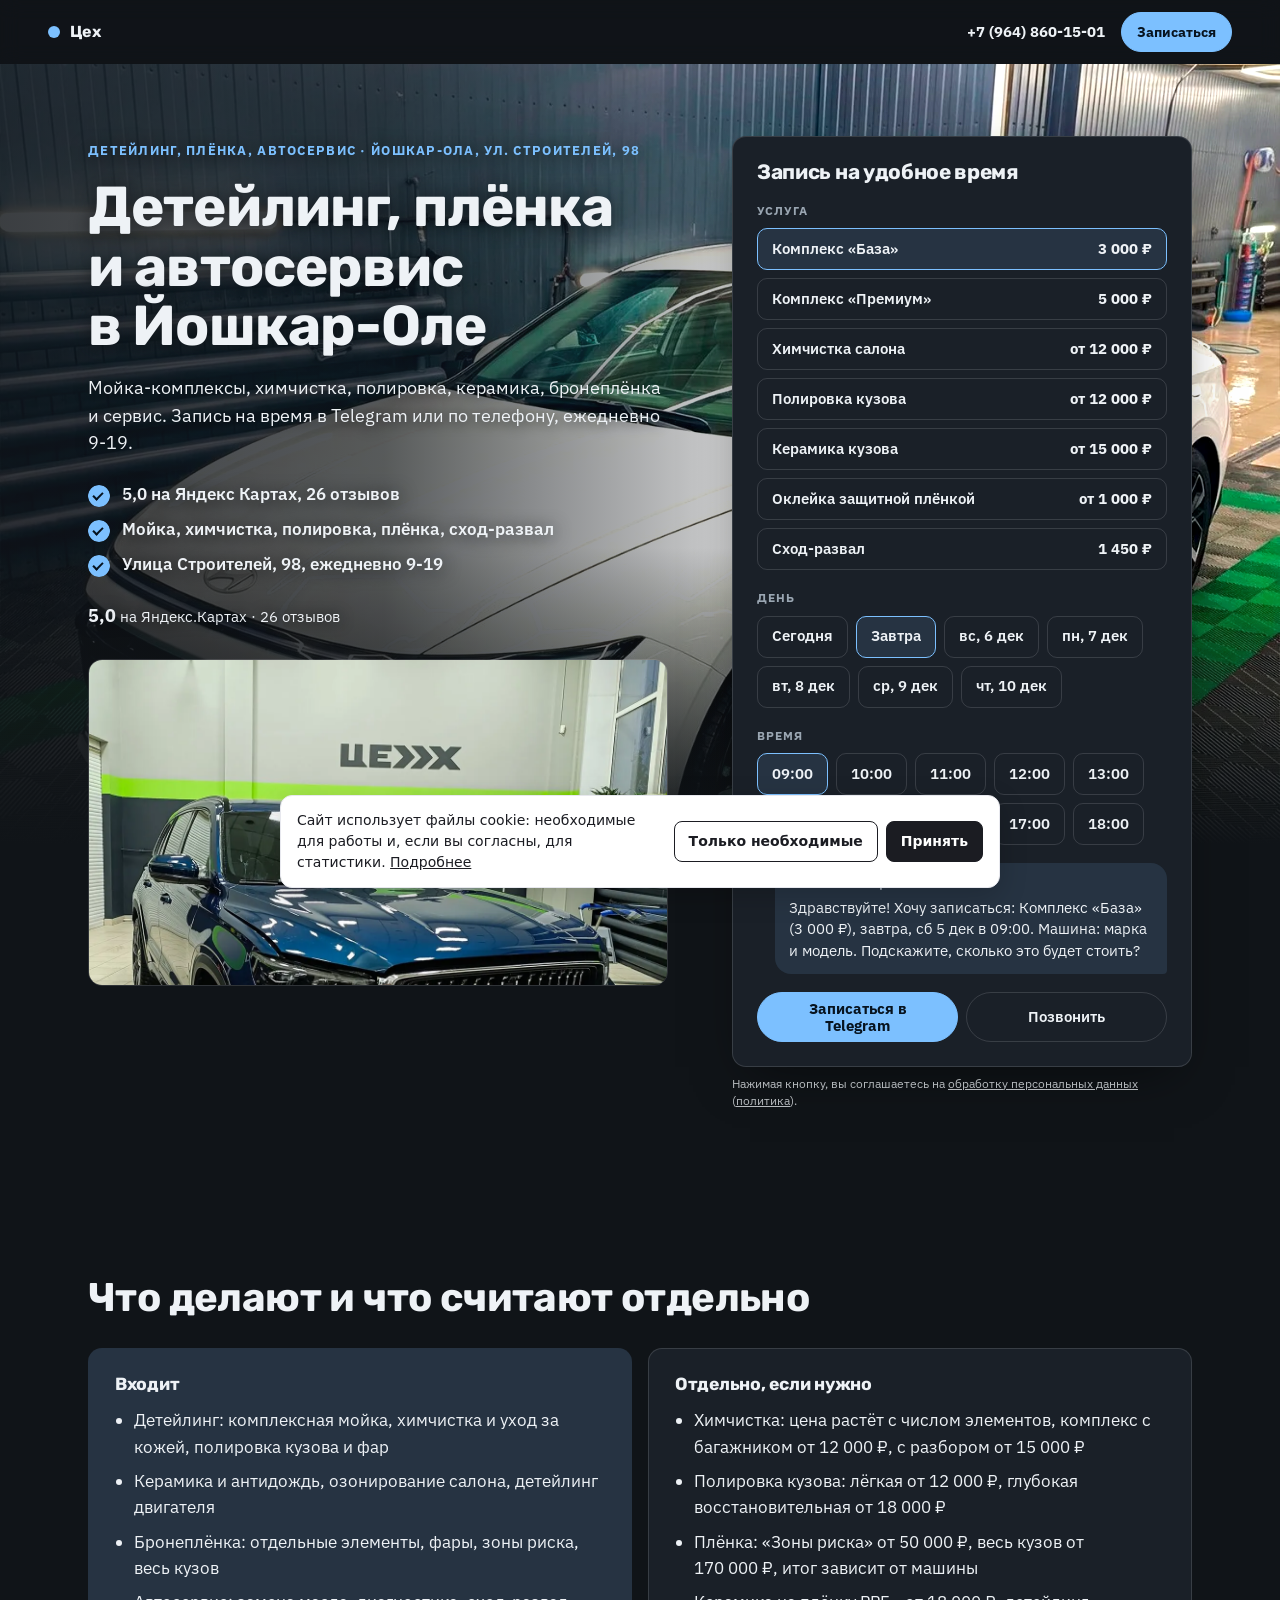
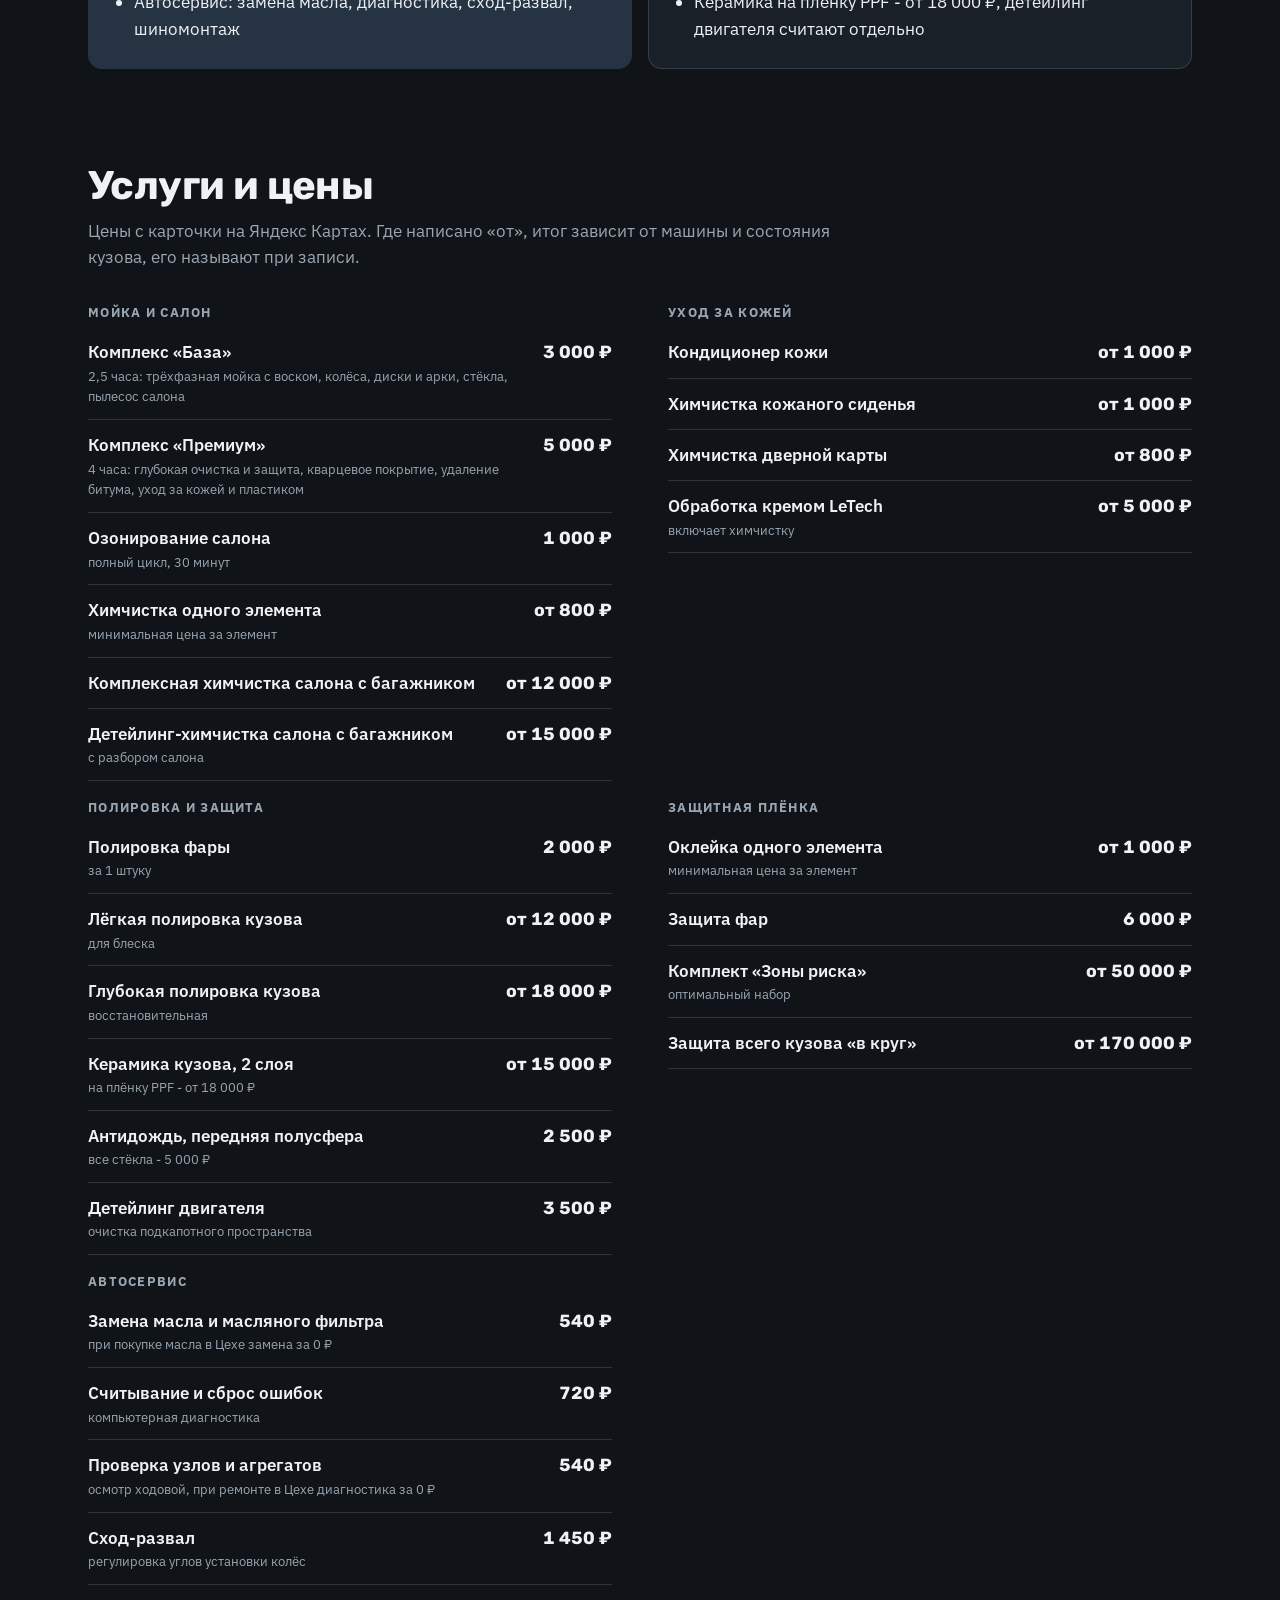
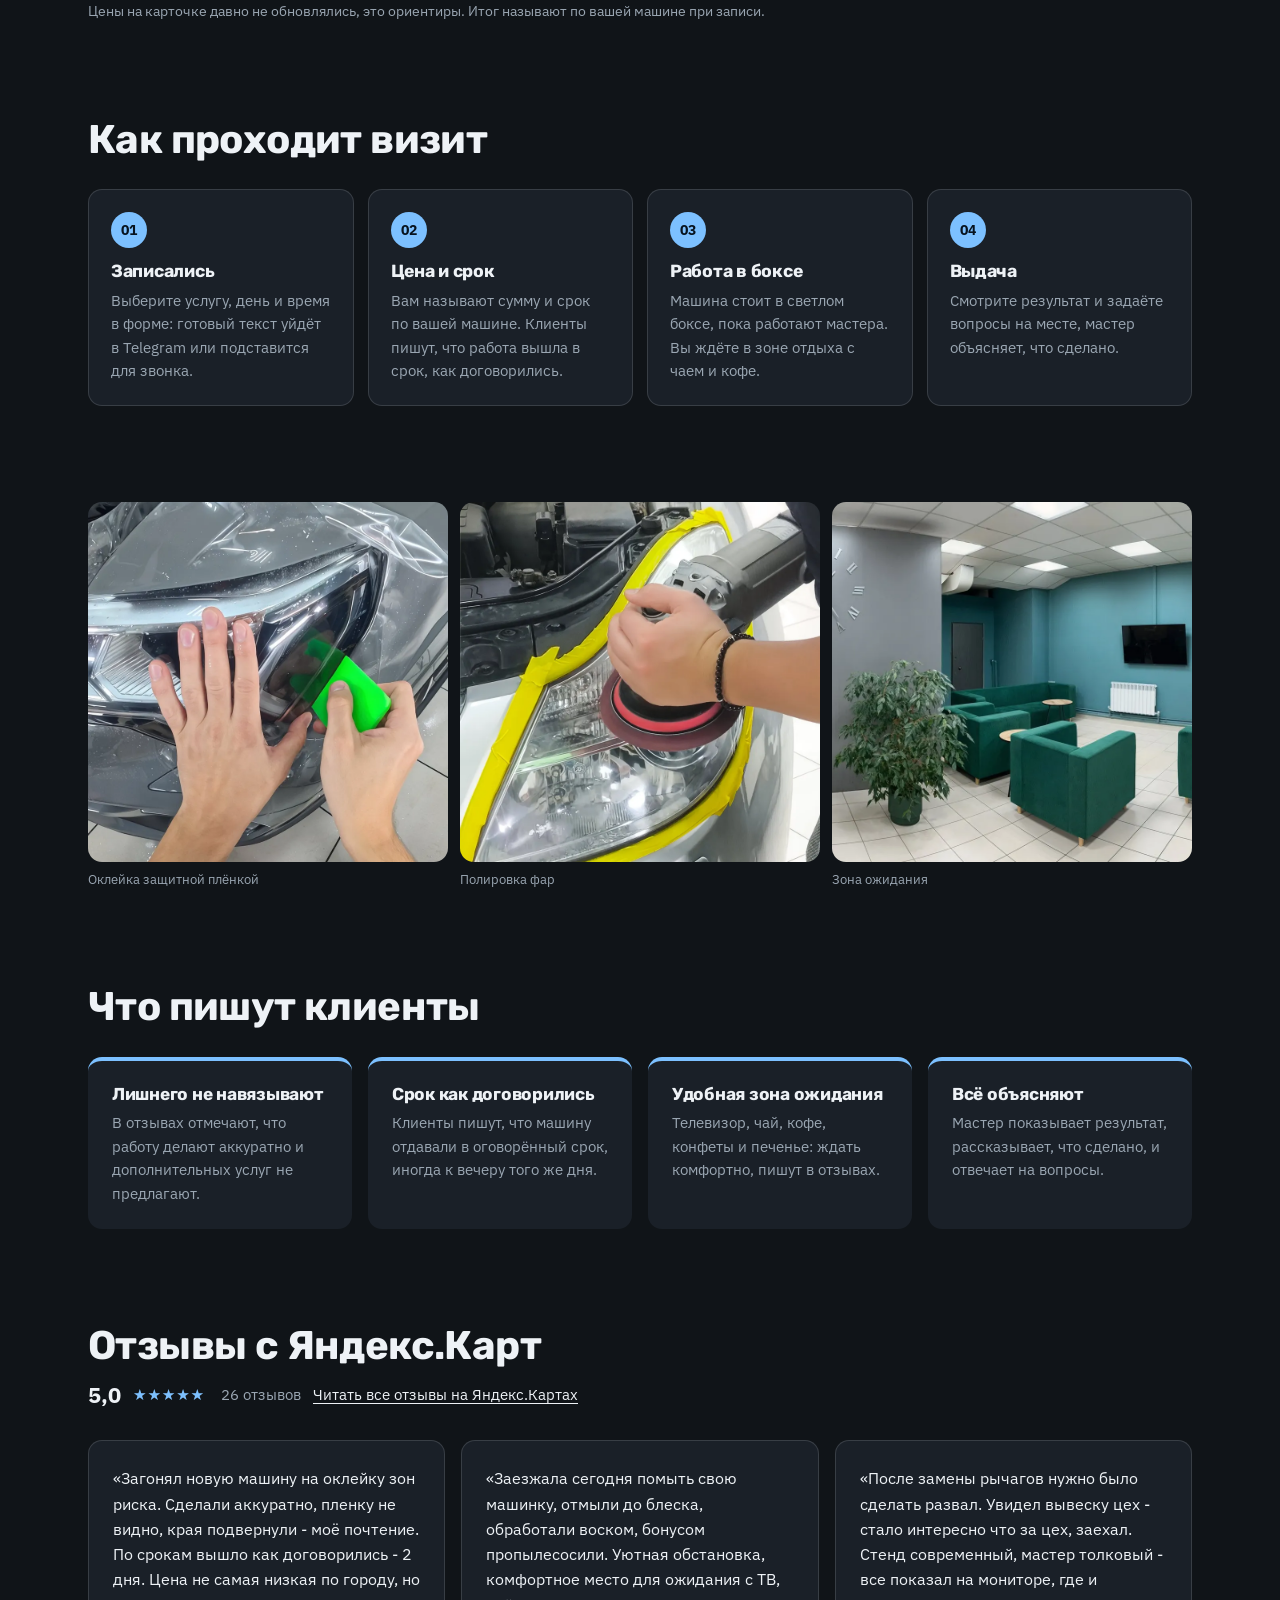
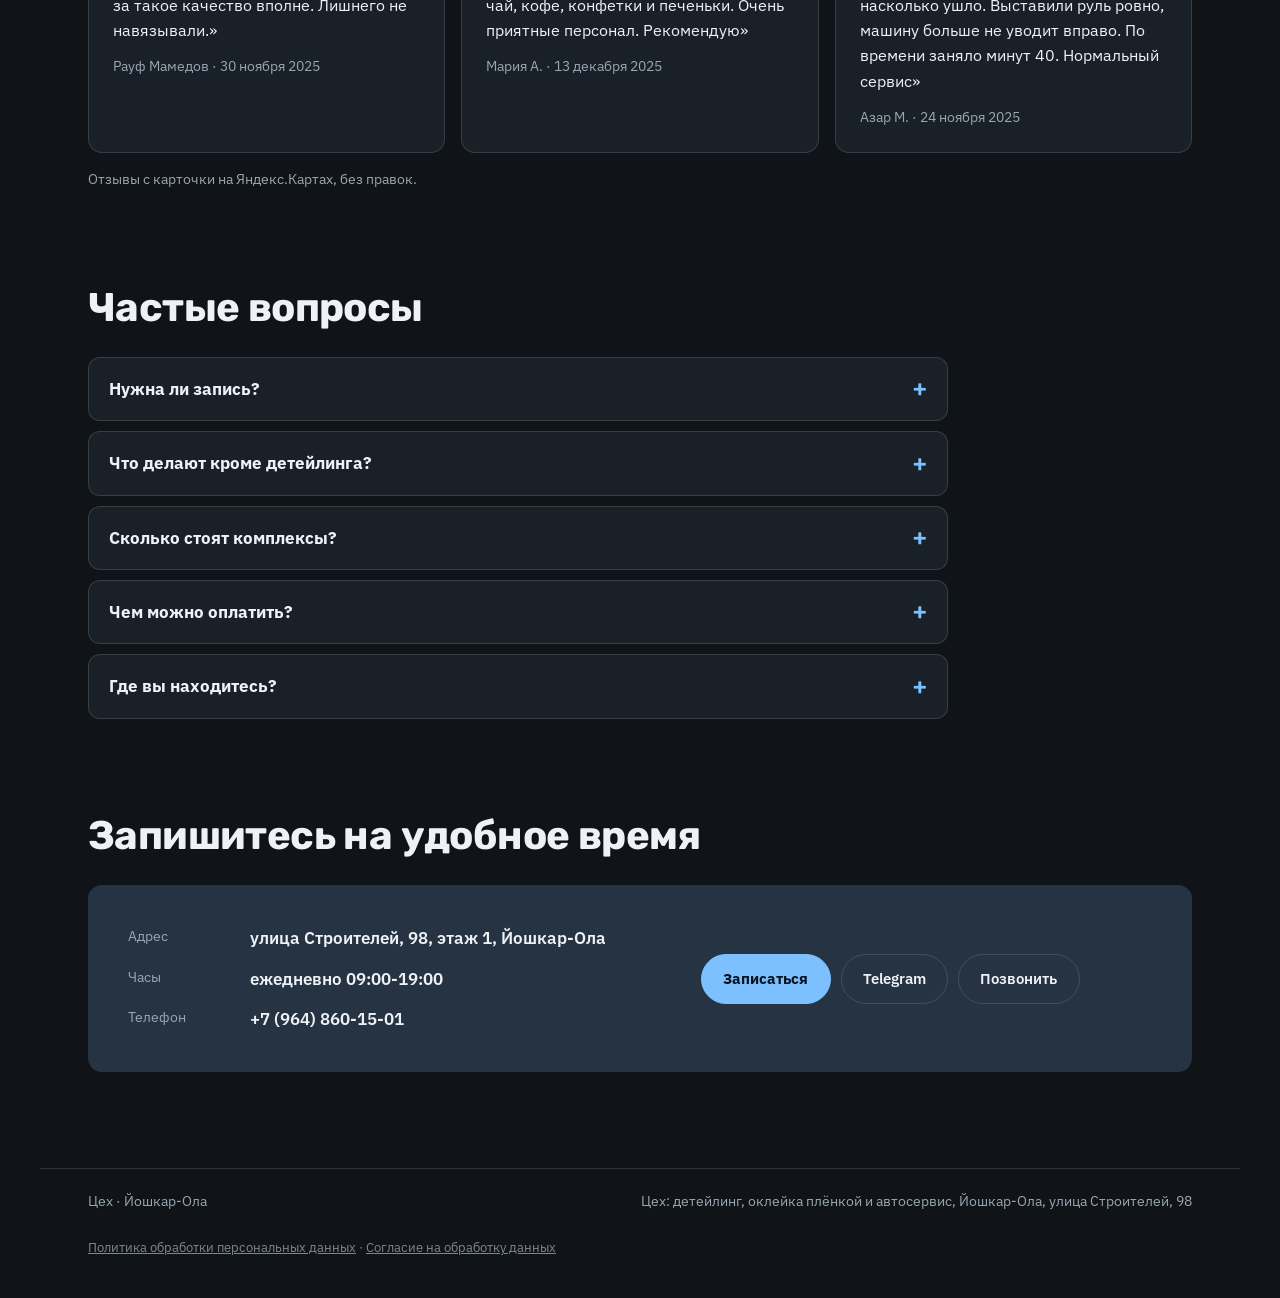
<file: index.html>
<!doctype html>
<html lang="ru">
<head>
<meta charset="utf-8">
<meta name="robots" content="noindex, nofollow" data-publish>
<meta name="viewport" content="width=device-width, initial-scale=1, viewport-fit=cover">
<title>Цех · Детейлинг и автосервис</title>
<meta name="description" content="Цех в Йошкар-Оле, улица Строителей, 98: мойка-комплексы, химчистка, полировка, керамика, оклейка плёнкой и автосервис. 5,0 на Яндекс Картах, 26 отзывов. Запись в Telegram или по телефону, ежедневно 9-19.">
<meta property="og:type" content="website">
<meta property="og:url" content="https://ajax55sv-cell.github.io/tseh-yoshkar-ola/">
<meta property="og:site_name" content="Цех">
<meta property="og:title" content="Детейлинг, плёнка и автосервис в Йошкар-Оле">
<meta property="og:description" content="Цех в Йошкар-Оле, улица Строителей, 98: мойка-комплексы, химчистка, полировка, керамика, оклейка плёнкой и автосервис. 5,0 на Яндекс Картах, 26 отзывов. Запись в Telegram или по телефону, ежедневно 9-19.">
<meta property="og:image" content="https://ajax55sv-cell.github.io/tseh-yoshkar-ola/assets/og.jpg">
<link rel="preload" as="image" href="assets/hero.webp" fetchpriority="high">
<link rel="icon" href="data:image/svg+xml,%3Csvg xmlns=%27http://www.w3.org/2000/svg%27 viewBox=%270 0 32 32%27%3E%3Crect x=%276%27 y=%276%27 width=%2720%27 height=%2720%27 rx=%275%27 fill=%27%237cc0ff%27/%3E%3C/svg%3E">
<link rel="preconnect" href="https://fonts.googleapis.com">
<link rel="preconnect" href="https://fonts.gstatic.com" crossorigin>
<link href="https://fonts.googleapis.com/css2?family=Rubik:wght@600;700&family=IBM+Plex+Sans:wght@400;500;600&display=swap" rel="stylesheet">
<style>
:root { --c-canvas: #101418; --c-surface: #1a2028; --c-ink: #eef2f6; --c-ink-soft: #9aa6b2; --c-accent: #7cc0ff; --c-accent-ink: #07131f; --c-accent-deep: #7cc0ff; --f-display: "Rubik", "Arial", system-ui, sans-serif; --f-text: "IBM Plex Sans", "Segoe UI", system-ui, sans-serif; --h1k: 1; }
</style>
<link rel="stylesheet" href="style-prod.css">
<script type="application/ld+json">{"@context":"https://schema.org","@type":"AutoRepair","name":"Цех","telephone":"+79648601501","openingHoursSpecification":[{"@type":"OpeningHoursSpecification","dayOfWeek":["Monday","Tuesday","Wednesday","Thursday","Friday","Saturday","Sunday"],"opens":"09:00","closes":"19:00"}],"address":{"@type":"PostalAddress","streetAddress":"улица Строителей, 98, этаж 1","addressLocality":"Йошкар-Ола","addressCountry":"RU"},"aggregateRating":{"@type":"AggregateRating","ratingValue":"5.0","ratingCount":"33","reviewCount":"26"},"sameAs":["https://yandex.ru/maps/org/tsekh/103998852824/"]}</script>
<style>
/* legal-add */
.legal-links{margin-top:10px;font-size:13px;opacity:.8;hyphens:none}
.legal-links a{color:inherit}
.ckn{margin:8px 0 0;font-size:12px;line-height:1.45;opacity:.75;hyphens:none}
.ckn a{color:inherit;text-decoration:underline}
.ckb{position:fixed;left:12px;right:12px;bottom:12px;z-index:9999;max-width:720px;margin:0 auto;padding:14px 16px;background:#fff;color:#1b1c22;border:1px solid #e7e8ee;border-radius:12px;box-shadow:0 8px 28px rgba(0,0,0,.18);font:400 14px/1.5 system-ui,-apple-system,"Segoe UI",Arial,sans-serif;hyphens:none;display:flex;gap:12px;align-items:center;flex-wrap:wrap}
.ckb p{margin:0;flex:1 1 280px}
.ckb a{color:inherit;text-decoration:underline}
.ckb__b{display:flex;gap:8px;flex-wrap:wrap}
.ckb button{font:inherit;font-weight:600;padding:9px 14px;border-radius:8px;border:1px solid #1b1c22;background:#fff;color:#1b1c22;cursor:pointer}
.ckb button[data-v="all"]{background:#1b1c22;color:#fff}
</style>
</head>
<body class="s-prod" id="top" data-wa="" data-tg="tseh_yo_admin" data-max="">
<header class="s-bar" data-s-bar>
  <a class="s-bar__brand" href="#top"><i aria-hidden="true"></i>Цех</a>
  <div class="s-bar__right">
    <a class="s-bar__tel" href="tel:+79648601501">+7 (964) 860-15-01</a>
    <a class="s-btn s-btn--sm" href="#widget">Записаться</a>
  </div>
</header>
<main>
  <section class="s-hero">
    <div class="s-hero__text">
      <p class="s-eyebrow">Детейлинг, плёнка, автосервис · <span class="nw">Йошкар-Ола</span>, ул. Строителей, 98</p>
      <h1>Детейлинг, плёнка и автосервис в <span class="nw">Йошкар-Оле</span></h1>
      <p class="s-lead"><span class="nw">Мойка-комплексы</span>, химчистка, полировка, керамика, бронеплёнка и сервис. Запись на время в Telegram или по телефону, ежедневно 9-19.</p>
      <ul class="s-ticks"><li>5,0 на Яндекс Картах, 26 отзывов</li><li>Мойка, химчистка, полировка, плёнка, <span class="nw">сход-развал</span></li><li>Улица Строителей, 98, ежедневно 9-19</li></ul>
      <p class="s-rating"><b>5,0</b> на Яндекс.Картах · 26 отзывов</p>
      <figure class="s-hero__photo"><img class="" src="assets/stena.webp" alt="Синий кроссовер у стены с логотипом Цех и салатовой полосой" loading="lazy" decoding="async"></figure>
    </div>
    <div class="s-hero__widget" id="widget"><form class="s-widget" data-s-booking data-days="7" data-closed="" data-slots="09:00,10:00,11:00,12:00,13:00,14:00,15:00,16:00,17:00,18:00" data-message="Здравствуйте! Хочу записаться: {услуга}, {день} в {время}. Машина: марка и модель. Подскажите, сколько это будет стоить?" onsubmit="return false">
      <h2 class="s-widget__title">Запись на удобное время</h2>
      <fieldset><legend>Услуга</legend>
        <div class="s-chips s-chips--col"><label class="s-chip s-chip--row"><input type="radio" name="svc" value="0" data-name="Комплекс «База»" data-price="3000" data-from="" data-min="" checked><span>Комплекс «База»</span><b>3 000 ₽</b></label><label class="s-chip s-chip--row"><input type="radio" name="svc" value="1" data-name="Комплекс «Премиум»" data-price="5000" data-from="" data-min=""><span>Комплекс «Премиум»</span><b>5 000 ₽</b></label><label class="s-chip s-chip--row"><input type="radio" name="svc" value="2" data-name="Химчистка салона" data-price="12000" data-from="1" data-min=""><span>Химчистка салона</span><b>от 12 000 ₽</b></label><label class="s-chip s-chip--row"><input type="radio" name="svc" value="3" data-name="Полировка кузова" data-price="12000" data-from="1" data-min=""><span>Полировка кузова</span><b>от 12 000 ₽</b></label><label class="s-chip s-chip--row"><input type="radio" name="svc" value="4" data-name="Керамика кузова" data-price="15000" data-from="1" data-min=""><span>Керамика кузова</span><b>от 15 000 ₽</b></label><label class="s-chip s-chip--row"><input type="radio" name="svc" value="5" data-name="Оклейка защитной плёнкой" data-price="1000" data-from="1" data-min=""><span>Оклейка защитной плёнкой</span><b>от 1 000 ₽</b></label><label class="s-chip s-chip--row"><input type="radio" name="svc" value="6" data-name="Сход-развал" data-price="1450" data-from="" data-min=""><span><span class="nw">Сход-развал</span></span><b>1 450 ₽</b></label></div>
      </fieldset>
      <fieldset><legend>День</legend><div class="s-chips" data-s-days></div></fieldset>
      <fieldset><legend>Время</legend><div class="s-chips" data-s-times></div></fieldset>
      <div class="s-bubble" aria-live="polite"><span class="s-bubble__label">Ваше сообщение</span><p data-s-bubble></p></div>
      <div class="s-send">
        <a class="s-btn s-btn--wide" data-s-msg="telegram" href="#">Записаться в Telegram</a>
        <a class="s-btn s-btn--wide s-btn--ghost" href="tel:+79648601501">Позвонить</a>
      </div>
      <p class="s-send__note" data-s-copied hidden>Текст скопирован - вставьте его в чат.</p>
      
    </form><p class="ckn">Нажимая кнопку, вы соглашаетесь на <a href="soglasie.html">обработку персональных данных</a> (<a href="politika.html">политика</a>).</p></div>
    <figure class="s-hero__bg" aria-hidden="true"><img class="" src="assets/hero.webp" alt="Белый седан в светлом боксе Цех: шестигранные лампы на потолке, зелёный пол" decoding="async" fetchpriority="high"></figure>
  </section>

  <section class="s-section s-reveal">
    <header class="s-section__head"><h2>Что делают и что считают отдельно</h2></header>
    <div class="s-incl">
      <div><h3>Входит</h3><ul><li>Детейлинг: комплексная мойка, химчистка и уход за кожей, полировка кузова и фар</li><li>Керамика и антидождь, озонирование салона, детейлинг двигателя</li><li>Бронеплёнка: отдельные элементы, фары, зоны риска, весь кузов</li><li>Автосервис: замена масла, диагностика, <span class="nw">сход-развал</span>, шиномонтаж</li></ul></div>
      <div><h3>Отдельно, если нужно</h3><ul><li>Химчистка: цена растёт с числом элементов, комплекс с багажником от 12 000 ₽, с разбором от 15 000 ₽</li><li>Полировка кузова: лёгкая от 12 000 ₽, глубокая восстановительная от 18 000 ₽</li><li>Плёнка: «Зоны риска» от 50 000 ₽, весь кузов от 170 000 ₽, итог зависит от машины</li><li>Керамика на плёнку PPF - от 18 000 ₽, детейлинг двигателя считают отдельно</li></ul></div>
    </div>
  </section>

  <section class="s-section s-reveal" id="prices">
    <header class="s-section__head"><h2>Услуги и цены</h2><p>Цены с карточки на Яндекс Картах. Где написано «от», итог зависит от машины и состояния кузова, его называют при записи.</p></header>
    <div class="s-board"><div class="s-board__group">
      <h3 class="s-board__title">Мойка и салон</h3>
      <ul class="s-board__list">
        <li class="s-board__row"><span class="s-board__name">Комплекс «База»<em>2,5 часа: трёхфазная мойка с воском, колёса, диски и арки, стёкла, пылесос салона</em></span><span class="s-board__dots" aria-hidden="true"></span><span class="s-board__price">3 000 ₽</span></li>
        <li class="s-board__row"><span class="s-board__name">Комплекс «Премиум»<em>4 часа: глубокая очистка и защита, кварцевое покрытие, удаление битума, уход за кожей и пластиком</em></span><span class="s-board__dots" aria-hidden="true"></span><span class="s-board__price">5 000 ₽</span></li>
        <li class="s-board__row"><span class="s-board__name">Озонирование салона<em>полный цикл, 30 минут</em></span><span class="s-board__dots" aria-hidden="true"></span><span class="s-board__price">1 000 ₽</span></li>
        <li class="s-board__row"><span class="s-board__name">Химчистка одного элемента<em>минимальная цена за элемент</em></span><span class="s-board__dots" aria-hidden="true"></span><span class="s-board__price">от 800 ₽</span></li>
        <li class="s-board__row"><span class="s-board__name">Комплексная химчистка салона с багажником</span><span class="s-board__dots" aria-hidden="true"></span><span class="s-board__price">от 12 000 ₽</span></li>
        <li class="s-board__row"><span class="s-board__name"><span class="nw">Детейлинг-химчистка</span> салона с багажником<em>с разбором салона</em></span><span class="s-board__dots" aria-hidden="true"></span><span class="s-board__price">от 15 000 ₽</span></li>
      </ul>
    </div>
<div class="s-board__group">
      <h3 class="s-board__title">Уход за кожей</h3>
      <ul class="s-board__list">
        <li class="s-board__row"><span class="s-board__name">Кондиционер кожи</span><span class="s-board__dots" aria-hidden="true"></span><span class="s-board__price">от 1 000 ₽</span></li>
        <li class="s-board__row"><span class="s-board__name">Химчистка кожаного сиденья</span><span class="s-board__dots" aria-hidden="true"></span><span class="s-board__price">от 1 000 ₽</span></li>
        <li class="s-board__row"><span class="s-board__name">Химчистка дверной карты</span><span class="s-board__dots" aria-hidden="true"></span><span class="s-board__price">от 800 ₽</span></li>
        <li class="s-board__row"><span class="s-board__name">Обработка кремом LeTech<em>включает химчистку</em></span><span class="s-board__dots" aria-hidden="true"></span><span class="s-board__price">от 5 000 ₽</span></li>
      </ul>
    </div>
<div class="s-board__group">
      <h3 class="s-board__title">Полировка и защита</h3>
      <ul class="s-board__list">
        <li class="s-board__row"><span class="s-board__name">Полировка фары<em>за 1 штуку</em></span><span class="s-board__dots" aria-hidden="true"></span><span class="s-board__price">2 000 ₽</span></li>
        <li class="s-board__row"><span class="s-board__name">Лёгкая полировка кузова<em>для блеска</em></span><span class="s-board__dots" aria-hidden="true"></span><span class="s-board__price">от 12 000 ₽</span></li>
        <li class="s-board__row"><span class="s-board__name">Глубокая полировка кузова<em>восстановительная</em></span><span class="s-board__dots" aria-hidden="true"></span><span class="s-board__price">от 18 000 ₽</span></li>
        <li class="s-board__row"><span class="s-board__name">Керамика кузова, 2 слоя<em>на плёнку PPF - от 18 000 ₽</em></span><span class="s-board__dots" aria-hidden="true"></span><span class="s-board__price">от 15 000 ₽</span></li>
        <li class="s-board__row"><span class="s-board__name">Антидождь, передняя полусфера<em>все стёкла - 5 000 ₽</em></span><span class="s-board__dots" aria-hidden="true"></span><span class="s-board__price">2 500 ₽</span></li>
        <li class="s-board__row"><span class="s-board__name">Детейлинг двигателя<em>очистка подкапотного пространства</em></span><span class="s-board__dots" aria-hidden="true"></span><span class="s-board__price">3 500 ₽</span></li>
      </ul>
    </div>
<div class="s-board__group">
      <h3 class="s-board__title">Защитная плёнка</h3>
      <ul class="s-board__list">
        <li class="s-board__row"><span class="s-board__name">Оклейка одного элемента<em>минимальная цена за элемент</em></span><span class="s-board__dots" aria-hidden="true"></span><span class="s-board__price">от 1 000 ₽</span></li>
        <li class="s-board__row"><span class="s-board__name">Защита фар</span><span class="s-board__dots" aria-hidden="true"></span><span class="s-board__price">6 000 ₽</span></li>
        <li class="s-board__row"><span class="s-board__name">Комплект «Зоны риска»<em>оптимальный набор</em></span><span class="s-board__dots" aria-hidden="true"></span><span class="s-board__price">от 50 000 ₽</span></li>
        <li class="s-board__row"><span class="s-board__name">Защита всего кузова «в круг»</span><span class="s-board__dots" aria-hidden="true"></span><span class="s-board__price">от 170 000 ₽</span></li>
      </ul>
    </div>
<div class="s-board__group">
      <h3 class="s-board__title">Автосервис</h3>
      <ul class="s-board__list">
        <li class="s-board__row"><span class="s-board__name">Замена масла и масляного фильтра<em>при покупке масла в Цехе замена за 0 ₽</em></span><span class="s-board__dots" aria-hidden="true"></span><span class="s-board__price">540 ₽</span></li>
        <li class="s-board__row"><span class="s-board__name">Считывание и сброс ошибок<em>компьютерная диагностика</em></span><span class="s-board__dots" aria-hidden="true"></span><span class="s-board__price">720 ₽</span></li>
        <li class="s-board__row"><span class="s-board__name">Проверка узлов и агрегатов<em>осмотр ходовой, при ремонте в Цехе диагностика за 0 ₽</em></span><span class="s-board__dots" aria-hidden="true"></span><span class="s-board__price">540 ₽</span></li>
        <li class="s-board__row"><span class="s-board__name"><span class="nw">Сход-развал</span><em>регулировка углов установки колёс</em></span><span class="s-board__dots" aria-hidden="true"></span><span class="s-board__price">1 450 ₽</span></li>
      </ul>
    </div></div>
    <p class="s-note">Цены на карточке давно не обновлялись, это ориентиры. Итог называют по вашей машине при записи.</p>
  </section>

  <section class="s-section s-reveal">
    <header class="s-section__head"><h2>Как проходит визит</h2></header>
    <ol class="s-steps">
      <li class="s-steps__item"><span class="s-steps__n">01</span><h3>Записались</h3><p>Выберите услугу, день и время в форме: готовый текст уйдёт в Telegram или подставится для звонка.</p></li>
      <li class="s-steps__item"><span class="s-steps__n">02</span><h3>Цена и срок</h3><p>Вам называют сумму и срок по вашей машине. Клиенты пишут, что работа вышла в срок, как договорились.</p></li>
      <li class="s-steps__item"><span class="s-steps__n">03</span><h3>Работа в боксе</h3><p>Машина стоит в светлом боксе, пока работают мастера. Вы ждёте в зоне отдыха с чаем и кофе.</p></li>
      <li class="s-steps__item"><span class="s-steps__n">04</span><h3>Выдача</h3><p>Смотрите результат и задаёте вопросы на месте, мастер объясняет, что сделано.</p></li>
    </ol>
  </section>

  <section class="s-photos s-reveal" aria-label="Фото"><figure><img class="" src="assets/plenka.webp" alt="Защитная плёнка на фаре, мастер разглаживает её ракелем" loading="lazy" decoding="async"><figcaption>Оклейка защитной плёнкой</figcaption></figure><figure><img class="" src="assets/polirovka.webp" alt="Полировка фары: контур заклеен жёлтым скотчем" loading="lazy" decoding="async"><figcaption>Полировка фар</figcaption></figure><figure><img class="" src="assets/zona.webp" alt="Зона ожидания с зелёными диванами и телевизором" loading="lazy" decoding="async"><figcaption>Зона ожидания</figcaption></figure></section>

  <section class="s-section s-reveal">
    <header class="s-section__head"><h2>Что пишут клиенты</h2></header>
    <ul class="s-promises">
      <li><h3>Лишнего не навязывают</h3><p>В отзывах отмечают, что работу делают аккуратно и дополнительных услуг не предлагают.</p></li>
      <li><h3>Срок как договорились</h3><p>Клиенты пишут, что машину отдавали в оговорённый срок, иногда к вечеру того же дня.</p></li>
      <li><h3>Удобная зона ожидания</h3><p>Телевизор, чай, кофе, конфеты и печенье: ждать комфортно, пишут в отзывах.</p></li>
      <li><h3>Всё объясняют</h3><p>Мастер показывает результат, рассказывает, что сделано, и отвечает на вопросы.</p></li>
    </ul>
  </section>

  <section class="s-section s-reveal">
    <header class="s-section__head s-section__head--reviews"><h2>Отзывы с Яндекс.Карт</h2><p class="s-reviews__rating"><span class="s-reviews__num">5,0</span><span class="s-reviews__stars" style="--r: 5" aria-label="рейтинг 5,0 из 5"></span><span class="s-reviews__count">26 отзывов</span><a class="s-reviews__all" href="https://yandex.ru/maps/org/tsekh/103998852824/" target="_blank" rel="noopener">Читать все отзывы на Яндекс.Картах</a></p></header>
    <ul class="s-reviews">
      <li><blockquote>«Загонял новую машину на оклейку зон риска. Сделали аккуратно, пленку не видно, края подвернули - моё почтение. По срокам вышло как договорились - 2 дня. Цена не самая низкая по городу, но за такое качество вполне. Лишнего не навязывали.»</blockquote><p class="s-reviews__who">Рауф Мамедов · 30 ноября 2025</p></li>
      <li><blockquote>«Заезжала сегодня помыть свою машинку, отмыли до блеска, обработали воском, бонусом пропылесосили. Уютная обстановка, комфортное место для ожидания с ТВ, чай, кофе, конфетки и печеньки. Очень приятные персонал. Рекомендую»</blockquote><p class="s-reviews__who">Мария А. · 13 декабря 2025</p></li>
      <li><blockquote>«После замены рычагов нужно было сделать развал. Увидел вывеску цех - стало интересно что за цех, заехал. Стенд современный, мастер толковый - все показал на мониторе, где и насколько ушло. Выставили руль ровно, машину больше не уводит вправо. По времени заняло минут 40. Нормальный сервис»</blockquote><p class="s-reviews__who">Азар М. · 24 ноября 2025</p></li>
    </ul>
    <p class="s-note">Отзывы с карточки на Яндекс.Картах, без правок.</p>
  </section>

  <section class="s-section s-reveal">
    <header class="s-section__head"><h2>Частые вопросы</h2></header>
    <div class="s-faq"><details><summary>Нужна ли запись?</summary><p>Записаться можно в Telegram или по телефону. Клиенты пишут, что приезжали ко времени и очередей не было.</p></details><details><summary>Что делают кроме детейлинга?</summary><p>На карточке указаны автосервис, замена масла, компьютерная диагностика, <span class="nw">сход-развал</span> и шиномонтаж. Цены на часть работ есть в прайсе выше.</p></details><details><summary>Сколько стоят комплексы?</summary><p>Комплекс «База» 3 000 ₽ (2,5 часа), «Премиум» 5 000 ₽ (4 часа). Полировка, химчистка и плёнка стоят от суммы, которая указана в прайсе, итог зависит от машины.</p></details><details><summary>Чем можно оплатить?</summary><p>На карточке указаны наличные, банковская карта, СБП и безналичная оплата.</p></details><details><summary>Где вы находитесь?</summary><p>Улица Строителей, 98, этаж 1, <span class="nw">Йошкар-Ола</span>. На карточке отмечена парковка, работаем ежедневно с 9 до 19.</p></details></div>
  </section>

  <section class="s-section s-final s-reveal" id="contacts">
    <header class="s-section__head"><h2>Запишитесь на удобное время</h2></header>
    <div class="s-contacts">
      <dl>
        <div><dt>Адрес</dt><dd>улица Строителей, 98, этаж 1, <span class="nw">Йошкар-Ола</span></dd></div>
        <div><dt>Часы</dt><dd>ежедневно 09:00-19:00</dd></div>
        <div><dt>Телефон</dt><dd><a href="tel:+79648601501">+7 (964) 860-15-01</a></dd></div>
      </dl>
      <div class="s-contacts__actions">
        <a class="s-btn" href="#widget">Записаться</a>
        
        <a class="s-btn s-btn--ghost" data-s-msg="telegram" href="#">Telegram</a>
        <a class="s-btn s-btn--ghost" href="tel:+79648601501">Позвонить</a>
      </div>
    </div>
  </section>
</main>
<footer class="s-foot"><p>Цех · <span class="nw">Йошкар-Ола</span></p><p>Цех: детейлинг, оклейка плёнкой и автосервис, <span class="nw">Йошкар-Ола</span>, улица Строителей, 98</p><p class="legal-links"><a href="politika.html">Политика обработки персональных данных</a> · <a href="soglasie.html">Согласие на обработку данных</a></p></footer>
<nav class="s-dock" aria-label="Быстрая связь"><a class="s-btn" href="#widget">Записаться</a><a class="s-btn s-btn--ghost" href="tel:+79648601501">Позвонить</a></nav>
<script src="style.js" defer></script>
<script>
(function(){var K='cookie-choice';try{if(localStorage.getItem(K))return}catch(e){}
var b=document.createElement('div');b.className='ckb';b.setAttribute('role','dialog');b.setAttribute('aria-label','Файлы cookie');
b.innerHTML='<p>Сайт использует файлы cookie: необходимые для работы и, если вы согласны, для статистики. <a href="politika.html">Подробнее</a></p><div class="ckb__b"><button type="button" data-v="necessary">Только необходимые</button><button type="button" data-v="all">Принять</button></div>';
b.addEventListener('click',function(e){var v=e.target.getAttribute&&e.target.getAttribute('data-v');if(!v)return;try{localStorage.setItem(K,v)}catch(x){}try{document.dispatchEvent(new CustomEvent('cookie-choice',{detail:v}))}catch(x){}b.remove()});
document.body.appendChild(b)})();
</script>
<!-- legal-add -->
</body>
</html>
</file>
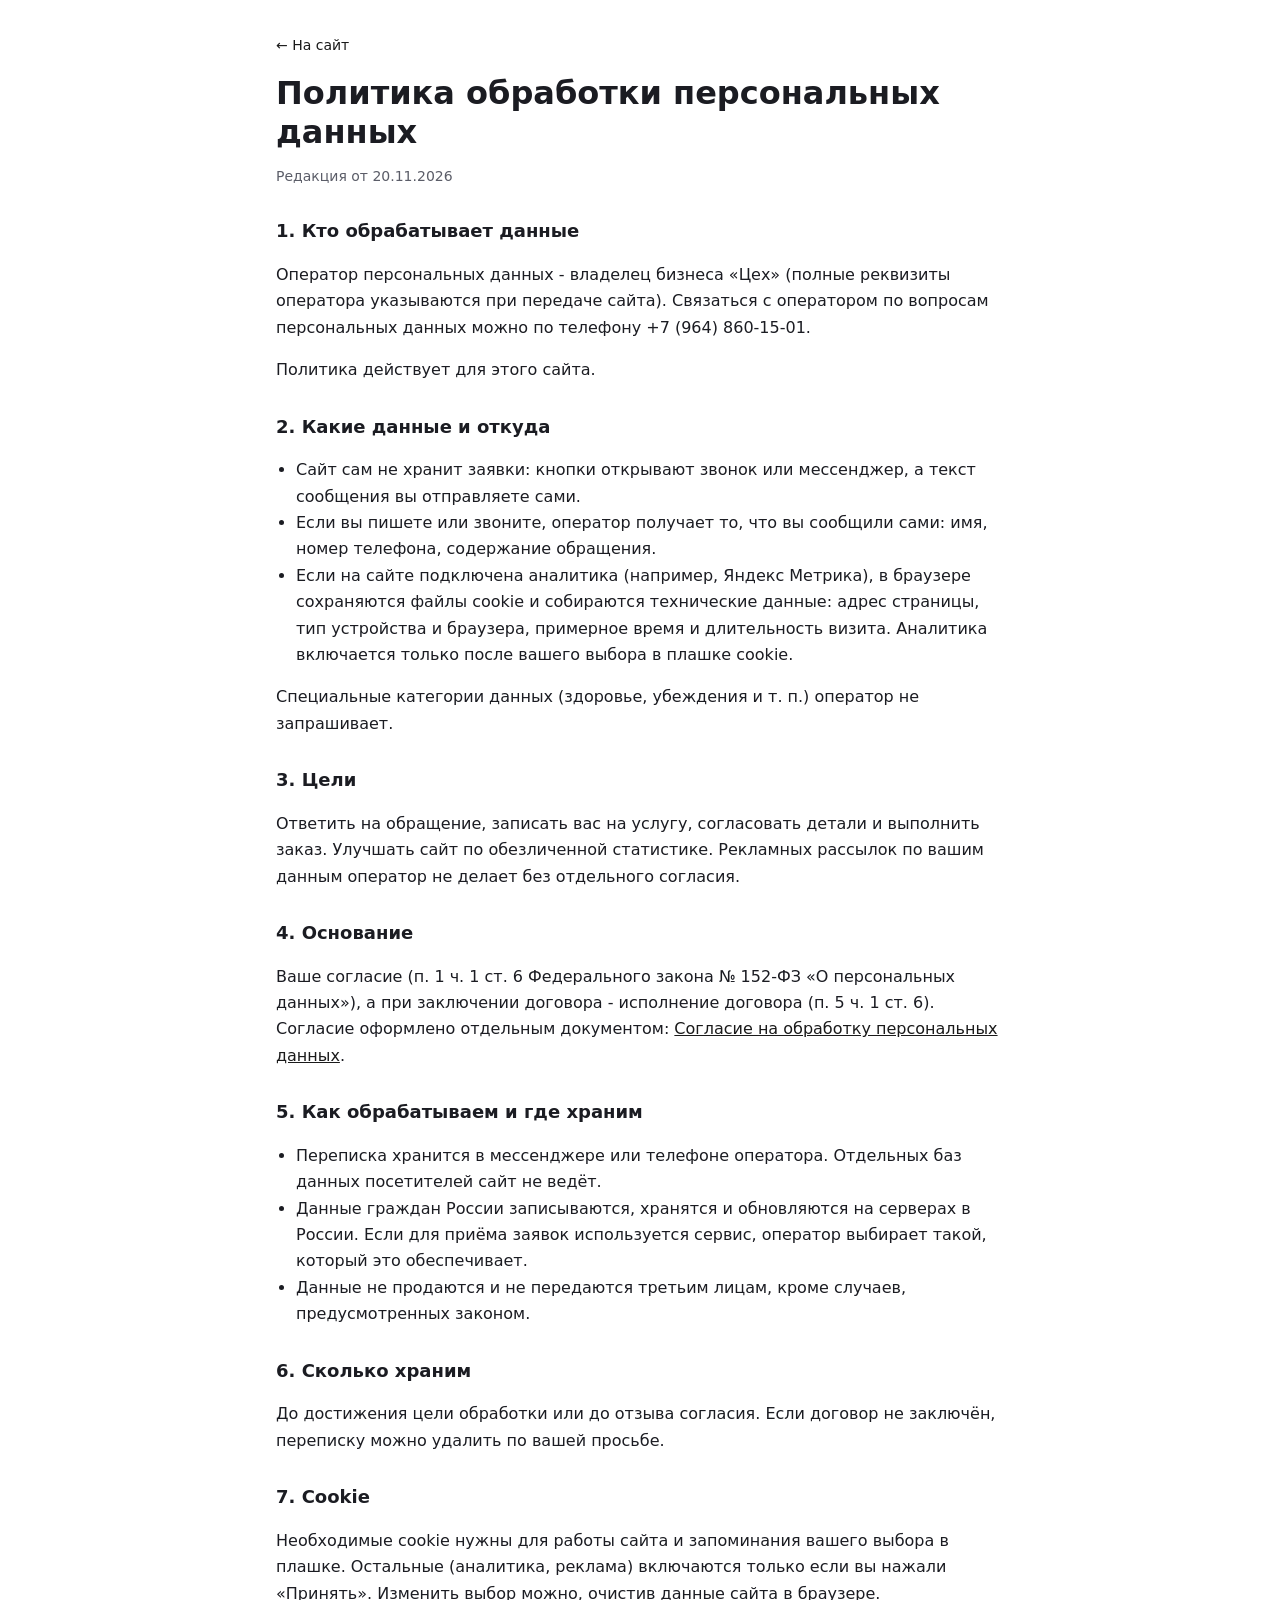
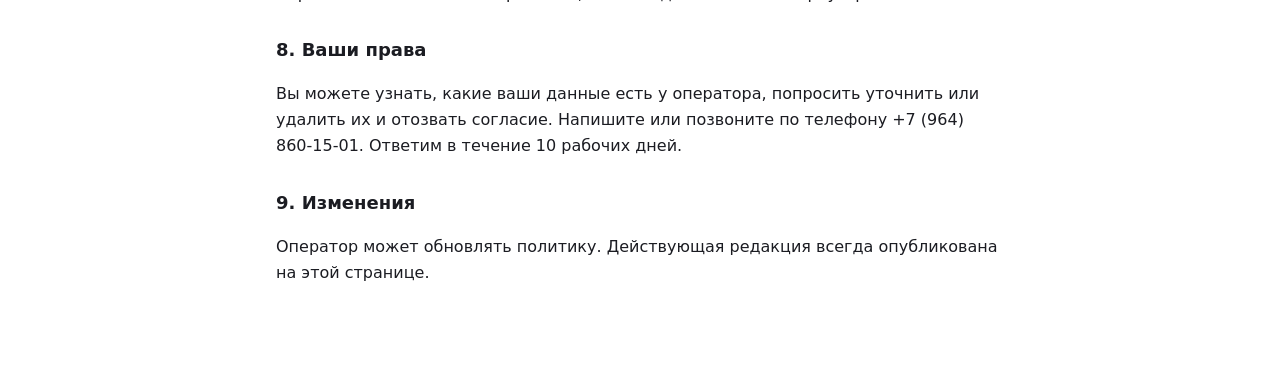
<file: politika.html>
<!doctype html>
<html lang="ru">
<head>
<meta charset="utf-8">
<meta name="viewport" content="width=device-width, initial-scale=1">
<title>Политика обработки персональных данных - Цех</title>
<style>:root{--accent:#1a1a1a;--ink:#1b1c22;--ink-2:#5b5d68;--line:#e7e8ee}
*{box-sizing:border-box}
html,body,h1,h2,p,li{hyphens:none;-webkit-hyphens:none}
body{margin:0;background:#fff;color:var(--ink);font:400 16px/1.65 system-ui,-apple-system,"Segoe UI",Arial,sans-serif}
main{max-width:760px;margin:0 auto;padding:32px 16px 64px}
a{color:var(--accent)}
h1{font-size:clamp(24px,4vw,32px);line-height:1.2;margin:16px 0 6px}
h2{font-size:18px;margin:28px 0 8px}
.muted{color:var(--ink-2);font-size:14px}
.back{font-size:14px;text-decoration:none}
ul{padding-left:20px}</style>
</head>
<body>
<main>
<a class="back" href="./">← На сайт</a>
<h1>Политика обработки персональных данных</h1>
<p class="muted">Редакция от 20.11.2026</p>

<h2>1. Кто обрабатывает данные</h2>
<p>Оператор персональных данных - владелец бизнеса «Цех» (полные реквизиты оператора указываются при передаче сайта). Связаться с оператором по вопросам персональных данных можно по телефону +7 (964) 860-15-01.</p>
<p>Политика действует для этого сайта.</p>

<h2>2. Какие данные и откуда</h2>
<ul>
<li>Сайт сам не хранит заявки: кнопки открывают звонок или мессенджер, а текст сообщения вы отправляете сами.</li>
<li>Если вы пишете или звоните, оператор получает то, что вы сообщили сами: имя, номер телефона, содержание обращения.</li>
<li>Если на сайте подключена аналитика (например, Яндекс Метрика), в браузере сохраняются файлы cookie и собираются технические данные: адрес страницы, тип устройства и браузера, примерное время и длительность визита. Аналитика включается только после вашего выбора в плашке cookie.</li>
</ul>
<p>Специальные категории данных (здоровье, убеждения и т. п.) оператор не запрашивает.</p>

<h2>3. Цели</h2>
<p>Ответить на обращение, записать вас на услугу, согласовать детали и выполнить заказ. Улучшать сайт по обезличенной статистике. Рекламных рассылок по вашим данным оператор не делает без отдельного согласия.</p>

<h2>4. Основание</h2>
<p>Ваше согласие (п. 1 ч. 1 ст. 6 Федерального закона № 152-ФЗ «О персональных данных»), а при заключении договора - исполнение договора (п. 5 ч. 1 ст. 6). Согласие оформлено отдельным документом: <a href="soglasie.html">Согласие на обработку персональных данных</a>.</p>

<h2>5. Как обрабатываем и где храним</h2>
<ul>
<li>Переписка хранится в мессенджере или телефоне оператора. Отдельных баз данных посетителей сайт не ведёт.</li>
<li>Данные граждан России записываются, хранятся и обновляются на серверах в России. Если для приёма заявок используется сервис, оператор выбирает такой, который это обеспечивает.</li>
<li>Данные не продаются и не передаются третьим лицам, кроме случаев, предусмотренных законом.</li>
</ul>

<h2>6. Сколько храним</h2>
<p>До достижения цели обработки или до отзыва согласия. Если договор не заключён, переписку можно удалить по вашей просьбе.</p>

<h2>7. Cookie</h2>
<p>Необходимые cookie нужны для работы сайта и запоминания вашего выбора в плашке. Остальные (аналитика, реклама) включаются только если вы нажали «Принять». Изменить выбор можно, очистив данные сайта в браузере.</p>

<h2>8. Ваши права</h2>
<p>Вы можете узнать, какие ваши данные есть у оператора, попросить уточнить или удалить их и отозвать согласие. Напишите или позвоните по телефону +7 (964) 860-15-01. Ответим в течение 10 рабочих дней.</p>

<h2>9. Изменения</h2>
<p>Оператор может обновлять политику. Действующая редакция всегда опубликована на этой странице.</p>

</main>
</body>
</html>
</file>
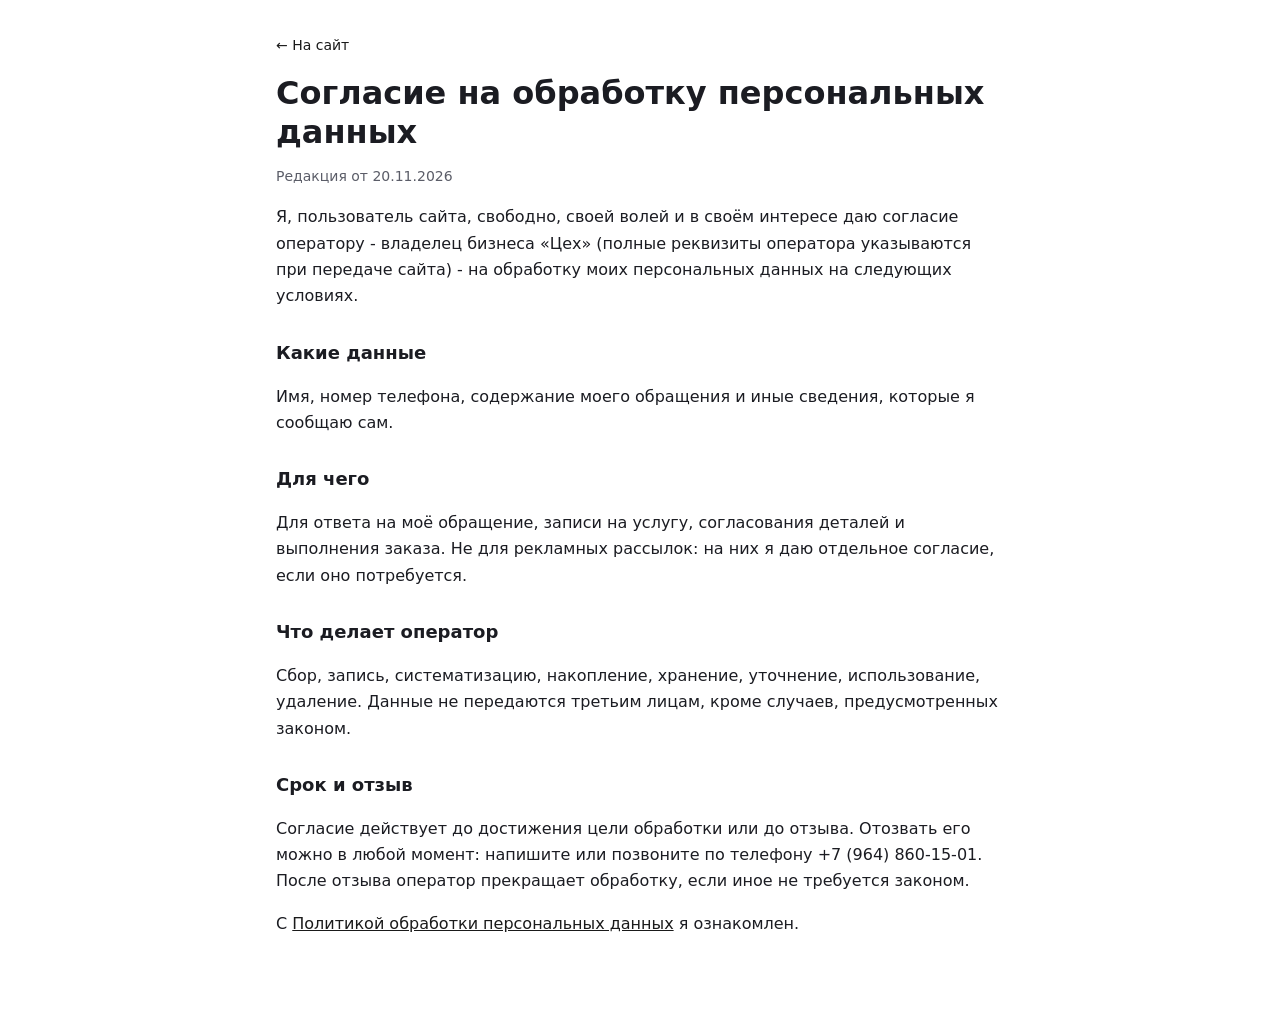
<file: soglasie.html>
<!doctype html>
<html lang="ru">
<head>
<meta charset="utf-8">
<meta name="viewport" content="width=device-width, initial-scale=1">
<title>Согласие на обработку персональных данных - Цех</title>
<style>:root{--accent:#1a1a1a;--ink:#1b1c22;--ink-2:#5b5d68;--line:#e7e8ee}
*{box-sizing:border-box}
html,body,h1,h2,p,li{hyphens:none;-webkit-hyphens:none}
body{margin:0;background:#fff;color:var(--ink);font:400 16px/1.65 system-ui,-apple-system,"Segoe UI",Arial,sans-serif}
main{max-width:760px;margin:0 auto;padding:32px 16px 64px}
a{color:var(--accent)}
h1{font-size:clamp(24px,4vw,32px);line-height:1.2;margin:16px 0 6px}
h2{font-size:18px;margin:28px 0 8px}
.muted{color:var(--ink-2);font-size:14px}
.back{font-size:14px;text-decoration:none}
ul{padding-left:20px}</style>
</head>
<body>
<main>
<a class="back" href="./">← На сайт</a>
<h1>Согласие на обработку персональных данных</h1>
<p class="muted">Редакция от 20.11.2026</p>

<p>Я, пользователь сайта, свободно, своей волей и в своём интересе даю согласие оператору - владелец бизнеса «Цех» (полные реквизиты оператора указываются при передаче сайта) - на обработку моих персональных данных на следующих условиях.</p>

<h2>Какие данные</h2>
<p>Имя, номер телефона, содержание моего обращения и иные сведения, которые я сообщаю сам.</p>

<h2>Для чего</h2>
<p>Для ответа на моё обращение, записи на услугу, согласования деталей и выполнения заказа. Не для рекламных рассылок: на них я даю отдельное согласие, если оно потребуется.</p>

<h2>Что делает оператор</h2>
<p>Сбор, запись, систематизацию, накопление, хранение, уточнение, использование, удаление. Данные не передаются третьим лицам, кроме случаев, предусмотренных законом.</p>

<h2>Срок и отзыв</h2>
<p>Согласие действует до достижения цели обработки или до отзыва. Отозвать его можно в любой момент: напишите или позвоните по телефону +7 (964) 860-15-01. После отзыва оператор прекращает обработку, если иное не требуется законом.</p>

<p>С <a href="politika.html">Политикой обработки персональных данных</a> я ознакомлен.</p>

</main>
</body>
</html>
</file>
<file: style-prod.css>
/* Стиль «Продающий»: лендинг под заявки. Главная деталь – калькулятор или онлайн-запись на первом экране
   и живое «сообщение-превью», которое уходит владельцу в мессенджер. Цвета и шрифты – из палитры ниши. */
*, *::before, *::after { box-sizing: border-box; }
:root {
  --hair: color-mix(in srgb, var(--c-ink) 14%, transparent);
  --tint: color-mix(in srgb, var(--c-accent) 12%, var(--c-surface));
  --wrap: 1200px; --gut: clamp(16px, 4vw, 48px);
  --r: 14px;
  --shadow: 0 18px 50px -18px color-mix(in srgb, #000 55%, transparent);
}
html { scroll-behavior: smooth; -webkit-text-size-adjust: 100%; overflow-x: clip; }
body { margin: 0; background: var(--c-canvas); color: var(--c-ink); font: 400 17px/1.55 var(--f-text); -webkit-font-smoothing: antialiased; }
img { display: block; max-width: 100%; }
a { color: inherit; }
h1, h2, h3 { font-family: var(--f-display); font-weight: 700; line-height: 1.06; margin: 0; letter-spacing: -.015em; text-wrap: balance; }
p { margin: 0; }
fieldset { border: 0; margin: 0; padding: 0; min-width: 0; }
:focus-visible { outline: 2px solid var(--c-accent); outline-offset: 3px; border-radius: 4px; }

.s-btn { display: inline-flex; align-items: center; justify-content: center; min-height: 50px; padding: 0 1.4em; border-radius: 999px;
  background: var(--c-accent); color: var(--c-accent-ink); font: 700 .95rem/1.1 var(--f-text); text-decoration: none; border: 1px solid var(--c-accent);
  text-align: center; transition: filter .2s ease, transform .2s ease; cursor: pointer; }
.s-btn:hover { filter: brightness(1.07); }
.s-btn:active { transform: translateY(1px); }
.s-btn--sm { min-height: 40px; padding: 0 1.1em; font-size: .85rem; }
.s-btn--ghost { background: transparent; color: var(--c-ink); border-color: var(--hair); font-weight: 600; }
.s-btn--wide { flex: 1; }

/* шапка */
.s-bar { position: sticky; top: 0; z-index: 30; display: flex; align-items: center; justify-content: space-between; gap: 16px;
  padding: 10px var(--gut); background: color-mix(in srgb, var(--c-canvas) 88%, transparent); -webkit-backdrop-filter: blur(10px); backdrop-filter: blur(10px); }
.s-bar.is-scrolled { box-shadow: 0 1px 0 var(--hair); }
.s-bar__brand { font: 700 1rem/1 var(--f-display); text-decoration: none; display: inline-flex; align-items: center; gap: .6em; min-height: 44px; white-space: nowrap; min-width: 0; }
.s-bar__brand i { width: .75em; height: .75em; border-radius: 50%; background: var(--c-accent); }
.s-bar__right { display: flex; align-items: center; gap: 16px; }
.s-bar__tel { text-decoration: none; font-weight: 700; font-size: .95rem; font-variant-numeric: tabular-nums; }

main { max-width: var(--wrap); margin: 0 auto; padding: 0 var(--gut); }

/* первый экран: текст слева, виджет справа, фото ниши – приглушённым фоном */
.s-hero { position: relative; display: grid; grid-template-columns: minmax(0, 1fr) minmax(0, 460px); gap: clamp(28px, 5vw, 64px); align-items: start;
  padding: clamp(32px, 6vw, 72px) 0 clamp(40px, 6vw, 72px); isolation: isolate; }
.s-hero__bg { position: absolute; z-index: -1; margin: 0; top: 0; left: calc(50% - 50vw); width: 100vw; height: min(78%, 620px); overflow: hidden; }
.s-hero__bg img { width: 100%; height: 100%; object-fit: cover; opacity: .3; filter: saturate(.85); }
.s-hero__bg::after { content: ""; position: absolute; inset: 0; background: linear-gradient(180deg, color-mix(in srgb, var(--c-canvas) 40%, transparent), var(--c-canvas) 96%); }
/* фото бизнеса крупно в левой колонке: владелец узнаёт своё место с первого экрана */
.s-hero__photo { margin: 30px 0 0; }
.s-hero__photo img { width: 100%; aspect-ratio: 16 / 9; object-fit: cover; border-radius: var(--r); border: 1px solid var(--hair); }
.s-hero__photo figcaption { margin-top: 8px; font-size: .84rem; color: var(--c-ink-soft); }
.s-eyebrow { display: inline-block; font-size: .8rem; font-weight: 700; letter-spacing: .1em; text-transform: uppercase; color: var(--c-accent-deep, var(--c-accent)); margin-bottom: 16px; }
.s-hero h1 { font-size: calc(clamp(2.1rem, 4.4vw, 3.7rem) * var(--h1k, 1)); overflow-wrap: normal; hyphens: none; }
.s-lead { margin-top: 18px; font-size: 1.12rem; color: var(--c-ink-soft); max-width: 32em; }
.s-ticks { list-style: none; margin: 26px 0 0; padding: 0; display: grid; gap: 12px; }
.s-ticks li { position: relative; padding-left: 34px; font-weight: 600; line-height: 1.35; }
.s-ticks li::before { content: ""; position: absolute; left: 0; top: .1em; width: 22px; height: 22px; border-radius: 50%; background: var(--c-accent);
  -webkit-mask: radial-gradient(circle, #000 0 100%); }
.s-ticks li::after { content: ""; position: absolute; left: 7px; top: calc(.1em + 5px); width: 6px; height: 10px; border: solid var(--c-accent-ink); border-width: 0 2px 2px 0; transform: rotate(45deg); }
.s-rating { margin-top: 26px; font-size: .92rem; color: var(--c-ink-soft); }
.s-rating b { color: var(--c-ink); font-size: 1.1rem; }

/* виджет */
.s-hero__widget { position: sticky; top: 76px; }
.s-widget { background: var(--c-surface); border-radius: var(--r); padding: 24px; box-shadow: var(--shadow); display: grid; gap: 18px; border: 1px solid var(--hair); }
.s-widget__title { font-size: 1.3rem; }
.s-widget legend, .s-range label { font-size: .78rem; font-weight: 700; letter-spacing: .08em; text-transform: uppercase; color: var(--c-ink-soft); margin-bottom: 8px; padding: 0; }
.s-chips { display: flex; flex-wrap: wrap; gap: 8px; }
.s-chips--col { flex-direction: column; flex-wrap: nowrap; }
.s-chip { position: relative; display: inline-flex; align-items: center; gap: 10px; min-height: 42px; padding: 8px 14px; border-radius: 10px; border: 1px solid var(--hair);
  cursor: pointer; font-size: .92rem; font-weight: 600; transition: border-color .15s ease, background-color .15s ease; }
.s-chip--row { justify-content: space-between; }
.s-chip--row b { font-weight: 700; white-space: nowrap; font-variant-numeric: tabular-nums; }
.s-chip--row b small { font-weight: 500; color: var(--c-ink-soft); }
.s-chip__p { font-weight: 500; font-size: .8rem; color: var(--c-ink-soft); white-space: nowrap; }
.s-chip input { position: absolute; opacity: 0; pointer-events: none; }
.s-chip:has(input:checked) { border-color: var(--c-accent); background: var(--tint); }
.s-chip:has(input:focus-visible) { outline: 2px solid var(--c-accent); outline-offset: 2px; }
.s-chip[aria-disabled="true"] { opacity: .4; cursor: default; }
.s-check { display: flex; align-items: center; gap: 10px; font-weight: 600; font-size: .92rem; cursor: pointer; }
.s-check input { width: 20px; height: 20px; accent-color: var(--c-accent); }
.s-check b { margin-left: auto; font-variant-numeric: tabular-nums; }
.s-range { display: grid; gap: 6px; }
.s-range label { display: flex; justify-content: space-between; margin: 0; }
.s-range label b { color: var(--c-ink); font-size: 1rem; font-weight: 700; letter-spacing: 0; text-transform: none; font-variant-numeric: tabular-nums; }
.s-range input { width: 100%; accent-color: var(--c-accent); height: 28px; }
.s-total { display: flex; align-items: baseline; justify-content: space-between; gap: 12px; padding-top: 14px; border-top: 1px solid var(--hair); }
.s-total span { color: var(--c-ink-soft); font-weight: 600; }
.s-total b { font: 700 1.9rem/1 var(--f-display); font-variant-numeric: tabular-nums; color: var(--c-accent); }

/* сообщение-превью: пузырь чата */
.s-bubble { position: relative; background: var(--tint); border-radius: 16px 16px 4px 16px; padding: 12px 14px; margin-left: 18px; }
.s-bubble__label { display: block; font-size: .72rem; font-weight: 700; letter-spacing: .08em; text-transform: uppercase; color: var(--c-ink-soft); margin-bottom: 4px; }
.s-bubble p { font-size: .93rem; line-height: 1.45; }
.s-send { display: flex; gap: 8px; }
.s-send__note { font-size: .82rem; color: var(--c-accent-deep, var(--c-accent)); }
.s-demo { font-size: .78rem; color: var(--c-ink-soft); }

/* секции */
.s-section { padding: clamp(56px, 8vw, 96px) 0 0; }
.s-section__head { display: grid; gap: 10px; margin-bottom: 28px; max-width: 46em; }
.s-section__head h2 { font-size: clamp(1.7rem, 3.2vw, 2.5rem); }
.s-section__head p { color: var(--c-ink-soft); }
.s-note { margin-top: 16px; font-size: .88rem; color: var(--c-ink-soft); max-width: 52em; }

.s-incl { display: grid; grid-template-columns: 1fr 1fr; gap: 16px; }
.s-incl > div { background: var(--c-surface); border-radius: var(--r); padding: 26px; border: 1px solid var(--hair); }
.s-incl > div:first-child { background: var(--tint); border-color: transparent; }
.s-incl h3 { font-size: 1.1rem; margin-bottom: 14px; }
.s-incl ul { margin: 0; padding-left: 1.1em; display: grid; gap: 8px; }

.s-board { display: grid; grid-template-columns: repeat(auto-fit, minmax(min(100%, 420px), 1fr)); gap: 12px 56px; }
.s-board__title { font: 700 .8rem var(--f-text); letter-spacing: .1em; text-transform: uppercase; color: var(--c-ink-soft); margin: 6px 0; }
.s-board__list { list-style: none; margin: 0; padding: 0; }
.s-board__row { display: flex; align-items: baseline; gap: 10px; padding: 12px 0; border-bottom: 1px solid var(--hair); }
.s-board__name { font-weight: 600; }
.s-board__name em { display: block; font-style: normal; font-size: .84rem; color: var(--c-ink-soft); font-weight: 400; }
.s-board__dots { flex: 1; }
.s-board__price { font: 700 1.1rem/1 var(--f-display); font-variant-numeric: tabular-nums; white-space: nowrap; }
.s-board__price small { font: 500 .78rem var(--f-text); color: var(--c-ink-soft); }

.s-steps { list-style: none; margin: 0; padding: 0; display: grid; grid-template-columns: repeat(auto-fit, minmax(min(100%, 170px), 1fr)); gap: 14px; }
.s-steps__item { background: var(--c-surface); border-radius: var(--r); padding: 22px; border: 1px solid var(--hair); }
.s-steps__n { display: inline-grid; place-items: center; width: 36px; height: 36px; border-radius: 50%; background: var(--c-accent); color: var(--c-accent-ink); font: 700 .85rem var(--f-text); }
.s-steps h3 { font-size: 1.1rem; margin-top: 14px; overflow-wrap: normal; hyphens: none; }
.s-steps__item { min-width: 0; }
.s-steps p { margin-top: 8px; color: var(--c-ink-soft); font-size: .95rem; }

.s-photos { display: grid; grid-template-columns: repeat(3, 1fr); gap: 12px; padding-top: clamp(56px, 8vw, 96px); }
.s-photos figure { margin: 0; }
.s-photos img { width: 100%; aspect-ratio: 1 / 1; object-fit: cover; border-radius: var(--r); }
.s-photos figcaption { font-size: .82rem; color: var(--c-ink-soft); margin-top: 8px; }

.s-promises { list-style: none; margin: 0; padding: 0; display: grid; grid-template-columns: repeat(auto-fit, minmax(min(100%, 260px), 1fr)); gap: 16px; }
.s-promises li { border-radius: var(--r); padding: 24px; background: var(--c-surface); border-top: 4px solid var(--c-accent); display: grid; gap: 8px; align-content: start; }
.s-promises h3 { font-size: 1.08rem; }
.s-promises p { color: var(--c-ink-soft); font-size: .95rem; }

.s-reviews { list-style: none; margin: 0; padding: 0; display: grid; grid-template-columns: repeat(auto-fit, minmax(min(100%, 280px), 1fr)); gap: 16px; }
.s-reviews li { background: var(--c-surface); border-radius: var(--r); padding: 24px; display: grid; gap: 14px; align-content: start; border: 1px solid var(--hair); }
.s-reviews blockquote { margin: 0; font-size: 1.02rem; }
.s-reviews__who { font-size: .85rem; color: var(--c-ink-soft); }
.s-section__head--reviews { max-width: none; }
.s-reviews__rating { display: flex; flex-wrap: wrap; align-items: center; gap: 6px 12px; color: var(--c-ink-soft); font-size: .95rem; }
.s-reviews__num { font-weight: 700; font-size: 1.4rem; color: var(--c-ink); }
.s-reviews__stars { --r: 5; display: inline-block; width: 5em; height: 1em; font-size: .95rem; line-height: 1; letter-spacing: .05em; white-space: nowrap; color: color-mix(in srgb, var(--c-ink) 18%, transparent); position: relative; }
.s-reviews__stars::before { content: "★★★★★"; }
.s-reviews__stars::after { content: "★★★★★"; position: absolute; inset: 0; width: calc(var(--r) / 5 * 100%); overflow: hidden; color: var(--c-accent); }
.s-reviews__all { color: var(--c-ink); text-underline-offset: 3px; }
.s-reviews__all:hover { color: var(--c-accent-deep, var(--c-accent)); }

.s-faq { display: grid; gap: 10px; max-width: 860px; }
.s-faq details { background: var(--c-surface); border-radius: 12px; border: 1px solid var(--hair); }
.s-faq summary { cursor: pointer; list-style: none; padding: 18px 52px 18px 20px; font-weight: 700; position: relative; }
.s-faq summary::-webkit-details-marker { display: none; }
.s-faq summary::after { content: "+"; position: absolute; right: 20px; top: 50%; transform: translateY(-50%); font: 700 1.4rem/1 var(--f-display); color: var(--c-accent); }
.s-faq details[open] summary::after { content: "–"; }
.s-faq details p { padding: 0 20px 18px; color: var(--c-ink-soft); }

.s-contacts { display: grid; grid-template-columns: 1.2fr 1fr; gap: 32px; background: var(--tint); border-radius: var(--r); padding: clamp(22px, 4vw, 40px); align-items: center; }
.s-contacts dl { margin: 0; display: grid; gap: 14px; }
.s-contacts dl div { display: grid; grid-template-columns: 110px 1fr; gap: 12px; }
.s-contacts dt { color: var(--c-ink-soft); font-size: .9rem; }
.s-contacts dd { margin: 0; font-weight: 600; }
.s-contacts dd a { text-decoration: none; }
.s-contacts__actions { display: flex; flex-wrap: wrap; gap: 10px; }

.s-foot { max-width: var(--wrap); margin: clamp(56px, 8vw, 96px) auto 0; padding: 22px var(--gut) 40px; border-top: 1px solid var(--hair);
  display: flex; justify-content: space-between; gap: 16px; font-size: .85rem; color: var(--c-ink-soft); flex-wrap: wrap; }
.s-dock { display: none; }
.s-slot { border-bottom: 1px dashed currentColor; opacity: .75; white-space: nowrap; }

@media (prefers-reduced-motion: no-preference) {
  .s-reveal { opacity: 0; transform: translateY(14px); transition: opacity .5s ease, transform .5s cubic-bezier(.2, .7, .2, 1); }
  .s-reveal.is-in { opacity: 1; transform: none; }
  .s-hero__text, .s-hero__widget { animation: s-rise .6s cubic-bezier(.2, .7, .2, 1) both; }
  .s-hero__widget { animation-delay: .1s; }
}
@keyframes s-rise { from { opacity: 0; transform: translateY(12px); } }

@media (max-width: 960px) {
  .s-hero { grid-template-columns: 1fr; }
  .s-hero__widget { position: static; }
  .s-hero__bg { height: 420px; }
  .s-hero__photo { display: none; }
  .s-incl, .s-contacts { grid-template-columns: 1fr; }
}
@media (max-width: 640px) {
  body { font-size: 16px; padding-bottom: 76px; }
  .s-bar__tel { display: none; }
  .s-bar { gap: 10px; }
  .s-bar__brand { font-size: .92rem; overflow: hidden; text-overflow: ellipsis; }
  .s-bar .s-btn--sm { white-space: nowrap; font-size: .78rem; padding: 0 .8em; flex-shrink: 0; }
  .s-widget { padding: 18px; }
  .s-steps { grid-template-columns: 1fr; }
  .s-photos { grid-template-columns: 1fr 1fr; }
  .s-photos figure:first-child { grid-column: 1 / -1; }
  .s-photos figure:first-child img { aspect-ratio: 16 / 10; }
  .s-contacts dl div { grid-template-columns: 1fr; gap: 2px; }
  .s-send { flex-direction: column; }
  .s-dock { display: flex; gap: 8px; position: fixed; z-index: 40; left: 0; right: 0; bottom: 0; padding: 10px 12px calc(10px + env(safe-area-inset-bottom));
    background: color-mix(in srgb, var(--c-canvas) 92%, transparent); -webkit-backdrop-filter: blur(10px); backdrop-filter: blur(10px); box-shadow: 0 -1px 0 var(--hair); }
  .s-dock .s-btn { flex: 1; min-height: 48px; font-size: .88rem; padding: 0 .9em; white-space: nowrap; }
  .s-dock .s-btn:first-child { flex: 1.7; }
}

/* n02v1 */
html, body, h1, h2, h3, p, li { hyphens: none; -webkit-hyphens: none; }
.nw { white-space: nowrap; }
html, body { overflow-x: clip; }
/* яркий первый экран (просьба Сергея): фото в полную силу, затемнение только под текстом слева и внизу; возврат к .4 - удалить этот блок */
.s-hero__bg { height: min(94%, 780px); }
.s-hero__bg img { opacity: 1; object-position: 50% 14%; filter: saturate(1.08) brightness(1.06) contrast(1.04); }
.s-hero__bg::after { background:
  linear-gradient(90deg, color-mix(in srgb, var(--c-canvas) 82%, transparent) 0%, color-mix(in srgb, var(--c-canvas) 70%, transparent) 30%, color-mix(in srgb, var(--c-canvas) 34%, transparent) 50%, color-mix(in srgb, var(--c-canvas) 6%, transparent) 64%, transparent 72%),
  linear-gradient(180deg, transparent 0%, transparent 62%, var(--c-canvas) 100%); }
.s-hero__text .s-lead, .s-hero__text .s-rating { color: var(--c-ink); text-shadow: 0 1px 14px color-mix(in srgb, var(--c-canvas) 90%, transparent); }
.s-hero__text h1, .s-hero__text .s-eyebrow, .s-hero__text .s-ticks { text-shadow: 0 2px 18px color-mix(in srgb, var(--c-canvas) 85%, transparent); }
@media (max-width: 880px) {
  .s-hero__bg { height: 560px; }
  .s-hero__bg img { object-position: 56% 20%; }
  .s-hero__bg::after { background:
    linear-gradient(180deg, color-mix(in srgb, var(--c-canvas) 74%, transparent) 0%, color-mix(in srgb, var(--c-canvas) 58%, transparent) 50%, var(--c-canvas) 100%); }
}
</file>
